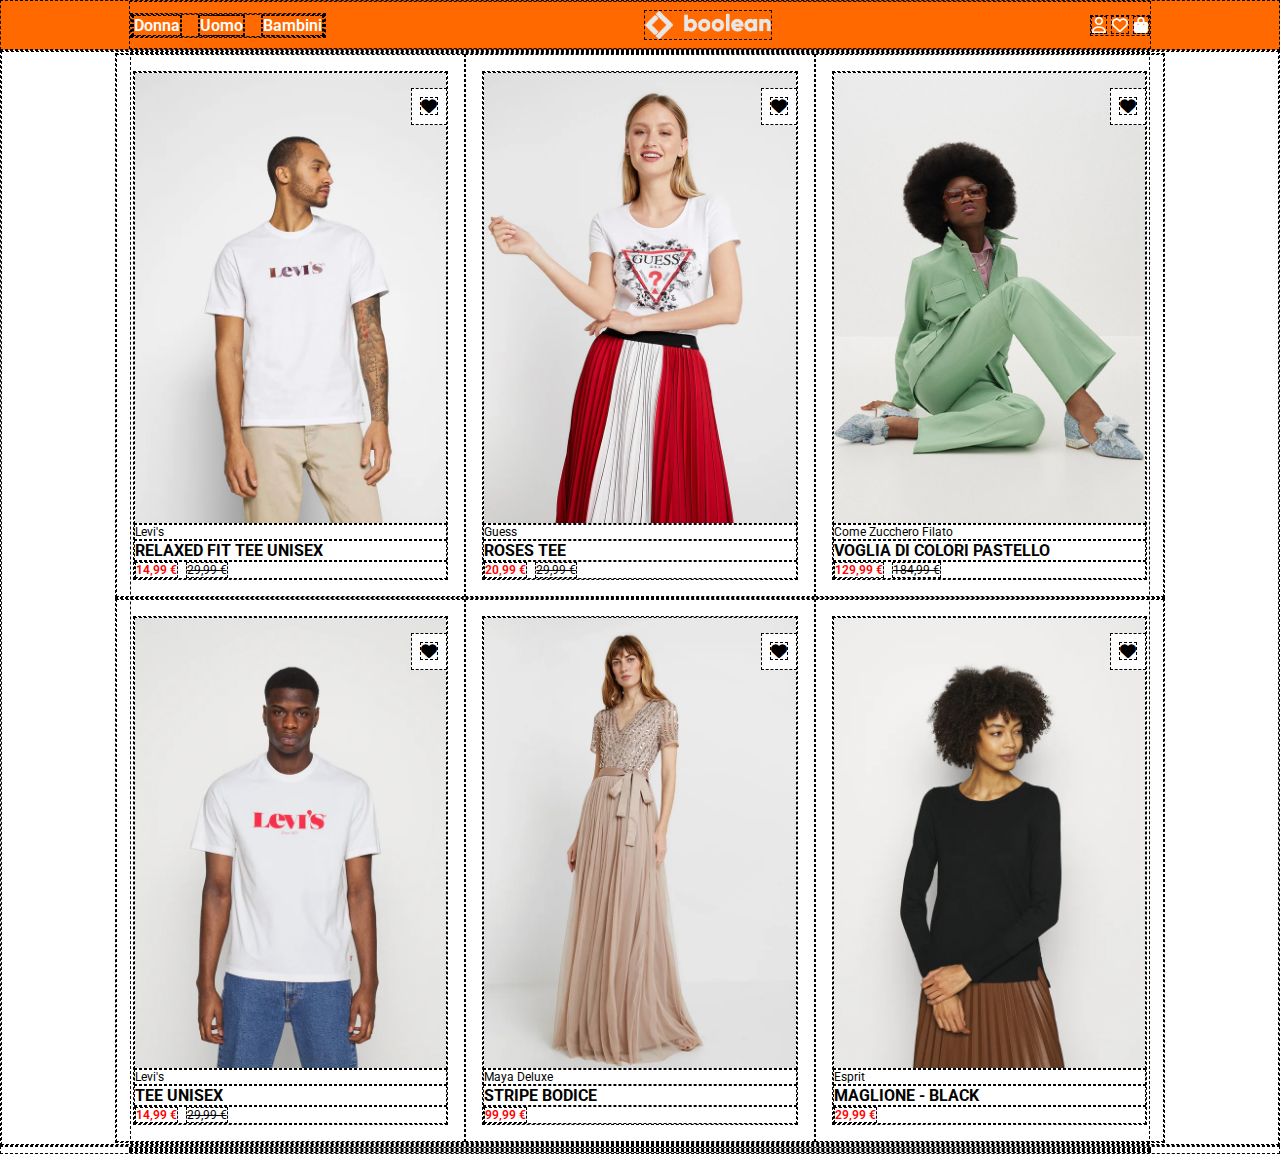
<file: index.html>
<!DOCTYPE html>
<html lang="en">
  <head>
    <meta charset="UTF-8" />
    <meta name="viewport" content="width=device-width, initial-scale=1.0" />
    <link rel="stylesheet" href="style.css" />
    <link
      rel="stylesheet"
      href="https://cdnjs.cloudflare.com/ajax/libs/font-awesome/6.7.2/css/all.min.css"
      integrity="sha512-Evv84Mr4kqVGRNSgIGL/F/aIDqQb7xQ2vcrdIwxfjThSH8CSR7PBEakCr51Ck+w+/U6swU2Im1vVX0SVk9ABhg=="
      crossorigin="anonymous"
      referrerpolicy="no-referrer"
    />
    <link rel="preconnect" href="https://fonts.googleapis.com" />
    <link rel="preconnect" href="https://fonts.gstatic.com" crossorigin />
    <link
      href="https://fonts.googleapis.com/css2?family=Inter:ital,opsz,wght@0,14..32,100..900;1,14..32,100..900&family=Montserrat:ital,wght@0,100..900;1,100..900&family=Orbitron:wght@400..900&family=Roboto:ital,wght@0,100;0,300;0,400;0,500;0,700;0,900;1,100;1,300;1,400;1,500;1,700;1,900&family=Special+Gothic+Expanded+One&display=swap"
      rel="stylesheet"
    />
    <title>Boolando</title>
  </head>
  <body class="debug">
    <header>
      <div class="container">
        <nav class="menu">
          <ul>
            <li><a href="./">Donna</a></li>
            <li><a href="./">Uomo</a></li>
            <li><a href="./">Bambini</a></li>
          </ul>
        </nav>
        <img src="./img/boolean-logo.png" alt="Logo" class="logo" />
        <nav class="account">
          <i class="fa-regular fa-user"></i>
          <i class="fa-regular fa-heart"></i>
          <i class="fa-solid fa-bag-shopping"></i>
        </nav>
      </div>
    </header>

    <main>
      <section>
        <div class="container">
          <div class="row">
            <div class="col-4">
              <div class="card">
                <img src="./img/1.webp" alt="Item 1" />
                <div class="favorite">
                  <i class="fa-solid fa-heart"></i>
                </div>
                <p>Levi&apos;s</p>
                <h4>RELAXED FIT TEE UNISEX</h4>
                <div class="price">
                  <p>14,99 &euro;</p>
                  <p class="discount">29,99 &euro;</p>
                </div>
              </div>
            </div>
            <div class="col-4">
              <div class="card">
                <img src="./img/2.webp" alt="Item 2" />
                <div class="favorite">
                  <i class="fa-solid fa-heart"></i>
                </div>
                <p>Guess</p>
                <h4>ROSES TEE</h4>
                <div class="price">
                  <p>20,99 &euro;</p>
                  <p class="discount">29,99 &euro;</p>
                </div>
              </div>
            </div>
            <div class="col-4">
              <div class="card">
                <img src="./img/3.webp" alt="Item 3" />
                <div class="favorite">
                  <i class="fa-solid fa-heart"></i>
                </div>
                <p>Come Zucchero Filato</p>
                <h4>VOGLIA DI COLORI PASTELLO</h4>
                <div class="price">
                  <p>129,99 &euro;</p>
                  <p class="discount">184,99 &euro;</p>
                </div>
              </div>
            </div>
          </div>
          <div class="row">
            <div class="col-4">
              <div class="card">
                <img src="./img/4.webp" alt="Item 4" />
                <div class="favorite">
                  <i class="fa-solid fa-heart"></i>
                </div>
                <p>Levi&apos;s</p>
                <h4>TEE UNISEX</h4>
                <div class="price">
                  <p>14,99 &euro;</p>
                  <p class="discount">29,99 &euro;</p>
                </div>
              </div>
            </div>
            <div class="col-4">
              <div class="card">
                <img src="./img/5.webp" alt="Item 5" />
                <div class="favorite">
                  <i class="fa-solid fa-heart"></i>
                </div>
                <p>Maya Deluxe</p>
                <h4>STRIPE BODICE</h4>
                <div class="price">
                  <p>99,99 &euro;</p>
                </div>
              </div>
            </div>
            <div class="col-4">
              <div class="card">
                <img src="./img/6.webp" alt="Item 6" />
                <div class="favorite">
                  <i class="fa-solid fa-heart"></i>
                </div>
                <p>Esprit</p>
                <h4>MAGLIONE - BLACK</h4>
                <div class="price">
                  <p>29,99 &euro;</p>
                </div>
              </div>
            </div>
          </div>
        </div>
      </section>
    </main>

    <footer>
      <div class="container">
        <div class="info"></div>
        <div class="socials"></div>
      </div>
    </footer>
  </body>
</html>
</file>
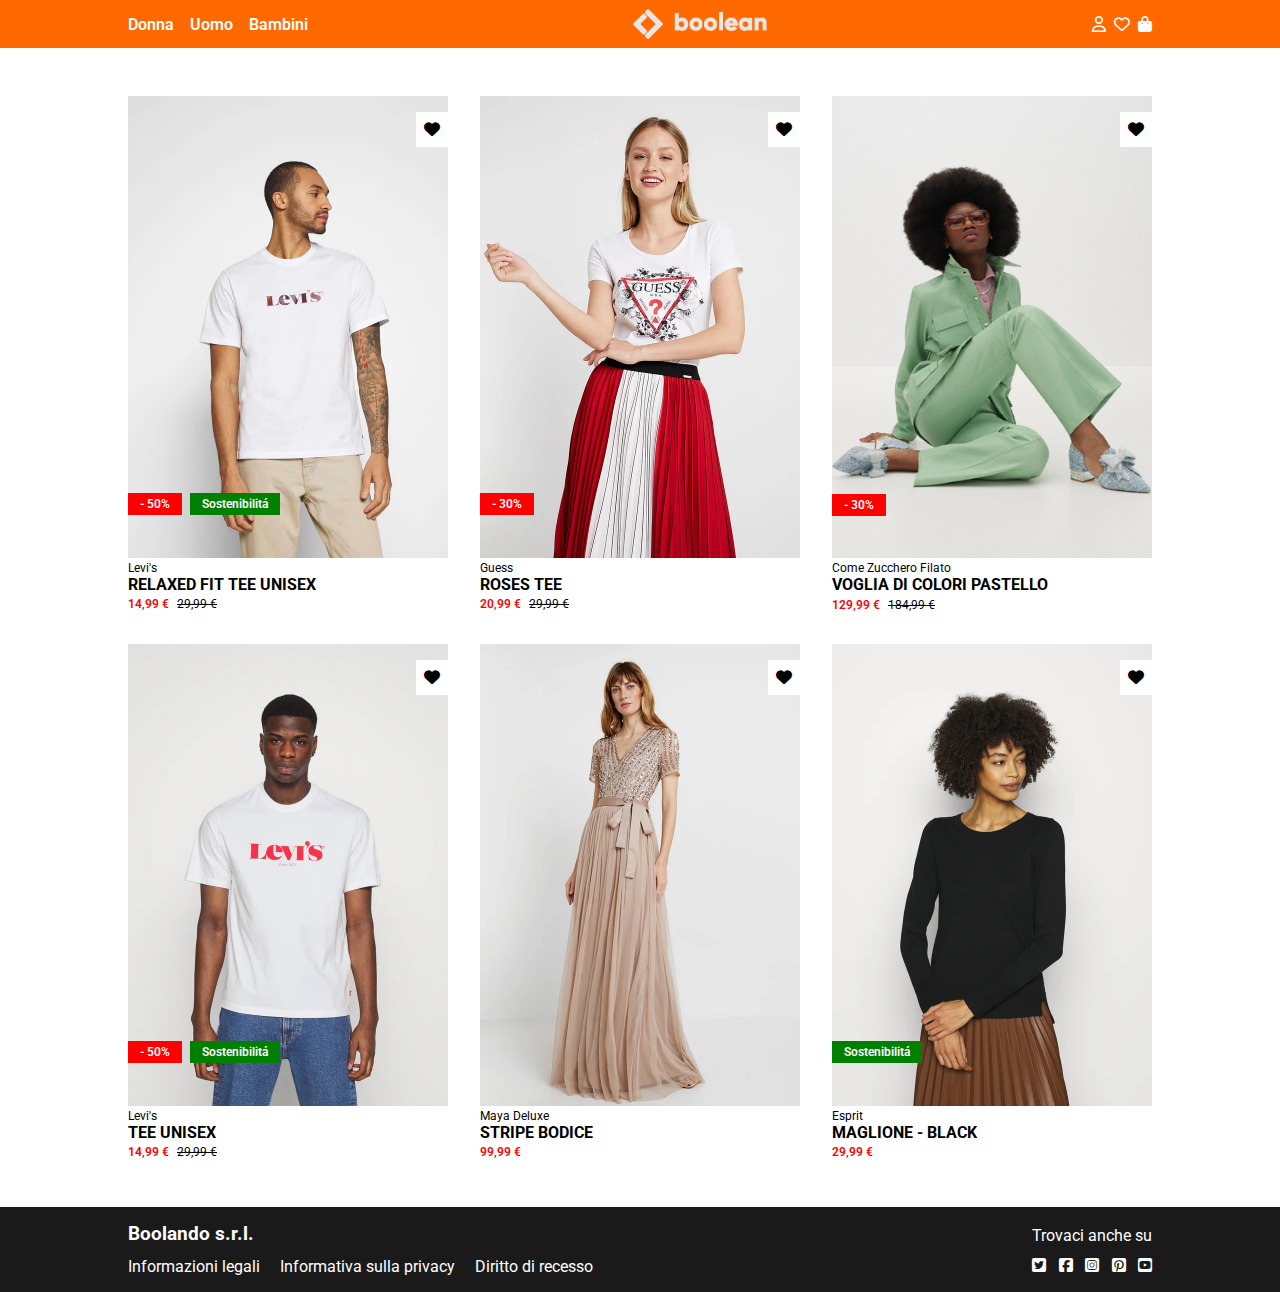
<file: bonus/index.html>
<!DOCTYPE html>
<html lang="en">
  <head>
    <meta charset="UTF-8" />
    <meta name="viewport" content="width=device-width, initial-scale=1.0" />
    <link rel="stylesheet" href="./style.css" />
    <link
      rel="stylesheet"
      href="https://cdnjs.cloudflare.com/ajax/libs/font-awesome/6.7.2/css/all.min.css"
      integrity="sha512-Evv84Mr4kqVGRNSgIGL/F/aIDqQb7xQ2vcrdIwxfjThSH8CSR7PBEakCr51Ck+w+/U6swU2Im1vVX0SVk9ABhg=="
      crossorigin="anonymous"
      referrerpolicy="no-referrer"
    />
    <link rel="preconnect" href="https://fonts.googleapis.com" />
    <link rel="preconnect" href="https://fonts.gstatic.com" crossorigin />
    <link
      href="https://fonts.googleapis.com/css2?family=Inter:ital,opsz,wght@0,14..32,100..900;1,14..32,100..900&family=Montserrat:ital,wght@0,100..900;1,100..900&family=Orbitron:wght@400..900&family=Roboto:ital,wght@0,100;0,300;0,400;0,500;0,700;0,900;1,100;1,300;1,400;1,500;1,700;1,900&family=Special+Gothic+Expanded+One&display=swap"
      rel="stylesheet"
    />
    <title>Boolando</title>
  </head>
  <body>
    <header>
      <div class="container">
        <nav class="menu">
          <ul>
            <li><a href="./">Donna</a></li>
            <li><a href="./">Uomo</a></li>
            <li><a href="./">Bambini</a></li>
          </ul>
        </nav>
        <a href="./index.html">
          <img src="../img/boolean-logo.png" alt="Logo" class="logo" />
        </a>
        <nav class="account">
          <i class="fa-regular fa-user"></i>
          <i class="fa-regular fa-heart"></i>
          <i class="fa-solid fa-bag-shopping"></i>
        </nav>
      </div>
    </header>

    <main>
      <section>
        <div class="container">
          <div class="row">
            <div class="col-4">
              <a href="./details/details1.html" class="card">
                <img src="../img/1.webp" alt="Item 1" />
                <img src="../img/1b.webp" alt="Item 1b" class="reveal" />
                <div class="favorite">
                  <i class="fa-solid fa-heart"></i>
                </div>
                <div class="banner">
                  <div class="discount">- 50&percnt;</div>
                  <div class="extra">Sostenibilitá</div>
                </div>
                <p>Levi&apos;s</p>
                <h4>RELAXED FIT TEE UNISEX</h4>
                <div class="price">
                  <p>14,99 &euro;</p>
                  <p class="discount">29,99 &euro;</p>
                </div>
              </a>
            </div>
            <div class="col-4">
              <a href="./details/details2.html" class="card">
                <img src="../img/2.webp" alt="Item 2" />
                <img src="../img/2b.webp" alt="Item 2b" class="reveal" />
                <div class="favorite">
                  <i class="fa-solid fa-heart"></i>
                </div>
                <div class="banner">
                  <div class="discount">- 30&percnt;</div>
                </div>
                <p>Guess</p>
                <h4>ROSES TEE</h4>
                <div class="price">
                  <p>20,99 &euro;</p>
                  <p class="discount">29,99 &euro;</p>
                </div>
              </a>
            </div>
            <div class="col-4">
              <a href="./details/details3.html" class="card">
                <img src="../img/3.webp" alt="Item 3" />
                <img src="../img/3b.webp" alt="Item 3b" class="reveal" />
                <div class="favorite">
                  <i class="fa-solid fa-heart"></i>
                </div>
                <div class="banner">
                  <div class="discount">- 30&percnt;</div>
                </div>
                <p>Come Zucchero Filato</p>
                <h4>VOGLIA DI COLORI PASTELLO</h4>
                <div class="price">
                  <p>129,99 &euro;</p>
                  <p class="discount">184,99 &euro;</p>
                </div>
              </a>
            </div>
          </div>
          <div class="row">
            <div class="col-4">
              <a href="./details/details4.html" class="card">
                <img src="../img/4.webp" alt="Item 4" />
                <img src="../img/4b.webp" alt="Item 4b" class="reveal" />
                <div class="favorite">
                  <i class="fa-solid fa-heart"></i>
                </div>
                <div class="banner">
                  <div class="discount">- 50&percnt;</div>
                  <div class="extra">Sostenibilitá</div>
                </div>
                <p>Levi&apos;s</p>
                <h4>TEE UNISEX</h4>
                <div class="price">
                  <p>14,99 &euro;</p>
                  <p class="discount">29,99 &euro;</p>
                </div>
              </a>
            </div>
            <div class="col-4">
              <a href="./details/details5.html" class="card">
                <img src="../img/5.webp" alt="Item 5" />
                <img src="../img/5b.webp" alt="Item 5b" class="reveal" />
                <div class="favorite">
                  <i class="fa-solid fa-heart"></i>
                </div>
                <p>Maya Deluxe</p>
                <h4>STRIPE BODICE</h4>
                <div class="price">
                  <p>99,99 &euro;</p>
                </div>
              </a>
            </div>
            <div class="col-4">
              <a href="./details/details6.html" class="card">
                <img src="../img/6.webp" alt="Item 6" />
                <img src="../img/6b.webp" alt="Item 6b" class="reveal" />
                <div class="favorite">
                  <i class="fa-solid fa-heart"></i>
                </div>
                <div class="banner">
                  <div class="extra">Sostenibilitá</div>
                </div>
                <p>Esprit</p>
                <h4>MAGLIONE - BLACK</h4>
                <div class="price">
                  <p>29,99 &euro;</p>
                </div>
              </a>
            </div>
          </div>
        </div>
      </section>
    </main>

    <footer>
      <div class="container">
        <div class="info">
          <h3>Boolando s.r.l.</h3>
          <a href="./">Informazioni legali</a>
          <a href="./">Informativa sulla privacy</a>
          <a href="./">Diritto di recesso</a>
        </div>
        <div class="socials">
          <p>Trovaci anche su</p>
          <div class="container">
            <i class="fa-brands fa-square-twitter"></i>
            <i class="fa-brands fa-square-facebook"></i>
            <i class="fa-brands fa-square-instagram"></i>
            <i class="fa-brands fa-square-pinterest"></i>
            <i class="fa-brands fa-square-youtube"></i>
          </div>
        </div>
      </div>
    </footer>
  </body>
</html>
</file>
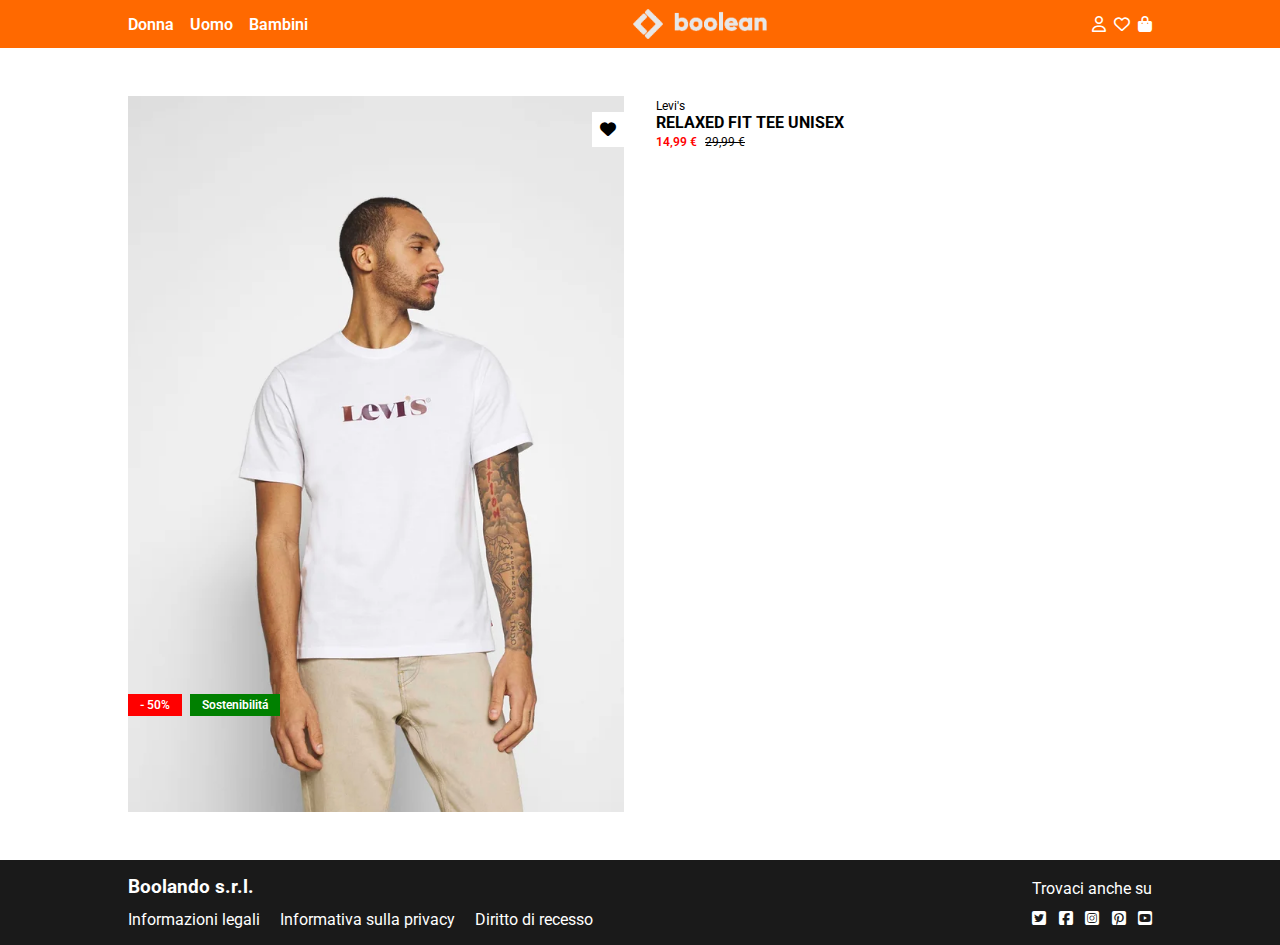
<file: bonus/details/details1.html>
<!DOCTYPE html>
<html lang="en">
  <head>
    <meta charset="UTF-8" />
    <meta name="viewport" content="width=device-width, initial-scale=1.0" />
    <link rel="stylesheet" href="../style.css" />
    <link
      rel="stylesheet"
      href="https://cdnjs.cloudflare.com/ajax/libs/font-awesome/6.7.2/css/all.min.css"
      integrity="sha512-Evv84Mr4kqVGRNSgIGL/F/aIDqQb7xQ2vcrdIwxfjThSH8CSR7PBEakCr51Ck+w+/U6swU2Im1vVX0SVk9ABhg=="
      crossorigin="anonymous"
      referrerpolicy="no-referrer"
    />
    <link rel="preconnect" href="https://fonts.googleapis.com" />
    <link rel="preconnect" href="https://fonts.gstatic.com" crossorigin />
    <link
      href="https://fonts.googleapis.com/css2?family=Inter:ital,opsz,wght@0,14..32,100..900;1,14..32,100..900&family=Montserrat:ital,wght@0,100..900;1,100..900&family=Orbitron:wght@400..900&family=Roboto:ital,wght@0,100;0,300;0,400;0,500;0,700;0,900;1,100;1,300;1,400;1,500;1,700;1,900&family=Special+Gothic+Expanded+One&display=swap"
      rel="stylesheet"
    />
    <title>Boolando</title>
  </head>
  <body>
    <header>
      <div class="container">
        <nav class="menu">
          <ul>
            <li><a href="./">Donna</a></li>
            <li><a href="./">Uomo</a></li>
            <li><a href="./">Bambini</a></li>
          </ul>
        </nav>
        <a href="../index.html">
          <img src="../../img/boolean-logo.png" alt="Logo" class="logo" />
        </a>
        <nav class="account">
          <i class="fa-regular fa-user"></i>
          <i class="fa-regular fa-heart"></i>
          <i class="fa-solid fa-bag-shopping"></i>
        </nav>
      </div>
    </header>

    <main>
      <section>
        <div class="container">
          <div class="row">
            <div class="col-6">
              <div class="card">
                <img src="../../img/1.webp" alt="Item 1" />
                <img src="../../img/1b.webp" alt="Item 1b" class="reveal" />
                <div class="favorite">
                  <i class="fa-solid fa-heart"></i>
                </div>
                <div class="banner">
                  <div class="discount">- 50&percnt;</div>
                  <div class="extra">Sostenibilitá</div>
                </div>
              </div>
            </div>
            <div class="col-6">
              <div class="card">
                <p>Levi&apos;s</p>
                <h4>RELAXED FIT TEE UNISEX</h4>
                <div class="price">
                  <p>14,99 &euro;</p>
                  <p class="discount">29,99 &euro;</p>
                </div>
              </div>
            </div>
          </div>
        </div>
      </section>
    </main>

    <footer>
      <div class="container">
        <div class="info">
          <h3>Boolando s.r.l.</h3>
          <a href="./">Informazioni legali</a>
          <a href="./">Informativa sulla privacy</a>
          <a href="./">Diritto di recesso</a>
        </div>
        <div class="socials">
          <p>Trovaci anche su</p>
          <div class="container">
            <i class="fa-brands fa-square-twitter"></i>
            <i class="fa-brands fa-square-facebook"></i>
            <i class="fa-brands fa-square-instagram"></i>
            <i class="fa-brands fa-square-pinterest"></i>
            <i class="fa-brands fa-square-youtube"></i>
          </div>
        </div>
      </div>
    </footer>
  </body>
</html>
</file>
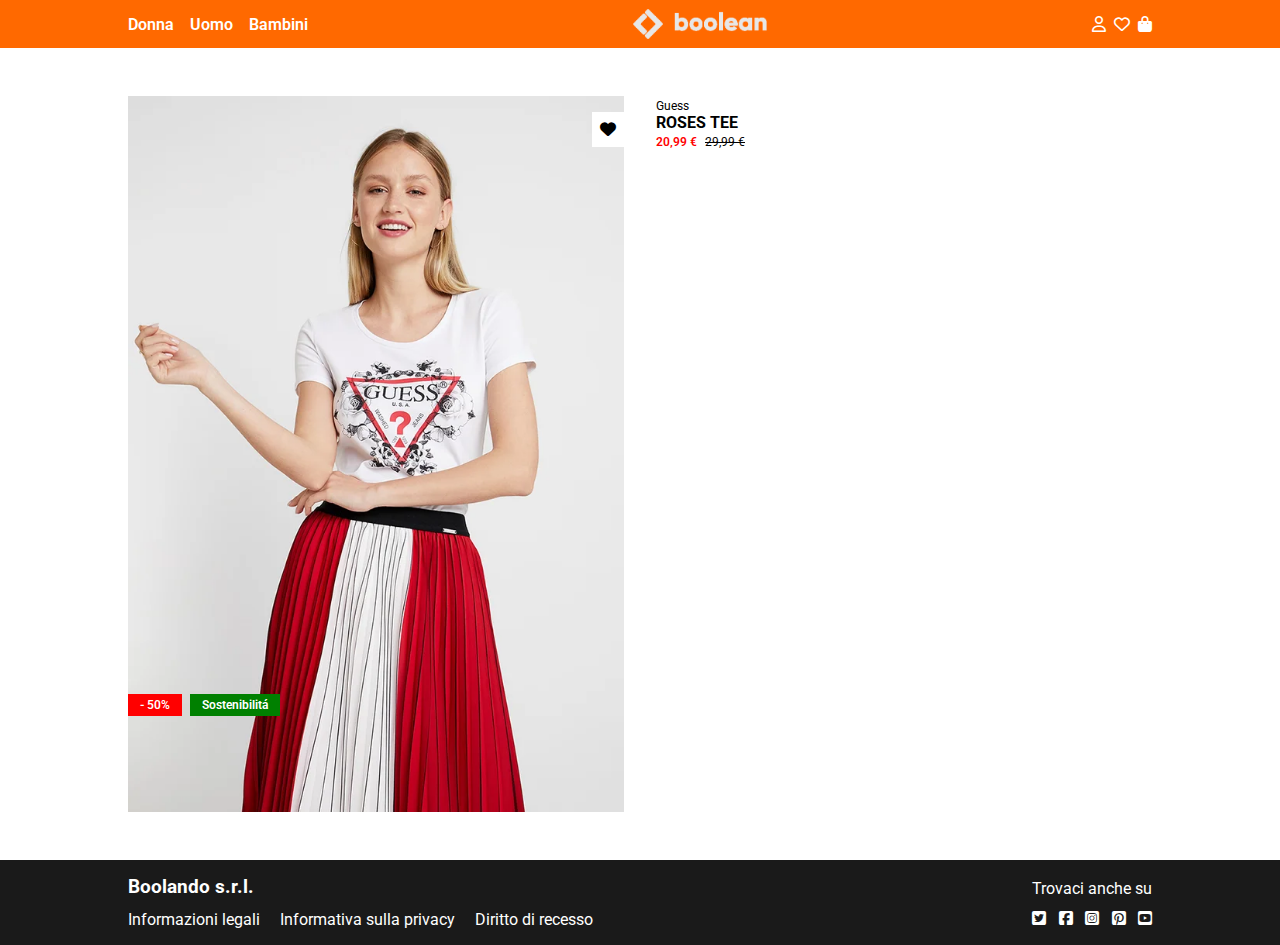
<file: bonus/details/details2.html>
<!DOCTYPE html>
<html lang="en">
  <head>
    <meta charset="UTF-8" />
    <meta name="viewport" content="width=device-width, initial-scale=1.0" />
    <link rel="stylesheet" href="../style.css" />
    <link
      rel="stylesheet"
      href="https://cdnjs.cloudflare.com/ajax/libs/font-awesome/6.7.2/css/all.min.css"
      integrity="sha512-Evv84Mr4kqVGRNSgIGL/F/aIDqQb7xQ2vcrdIwxfjThSH8CSR7PBEakCr51Ck+w+/U6swU2Im1vVX0SVk9ABhg=="
      crossorigin="anonymous"
      referrerpolicy="no-referrer"
    />
    <link rel="preconnect" href="https://fonts.googleapis.com" />
    <link rel="preconnect" href="https://fonts.gstatic.com" crossorigin />
    <link
      href="https://fonts.googleapis.com/css2?family=Inter:ital,opsz,wght@0,14..32,100..900;1,14..32,100..900&family=Montserrat:ital,wght@0,100..900;1,100..900&family=Orbitron:wght@400..900&family=Roboto:ital,wght@0,100;0,300;0,400;0,500;0,700;0,900;1,100;1,300;1,400;1,500;1,700;1,900&family=Special+Gothic+Expanded+One&display=swap"
      rel="stylesheet"
    />
    <title>Boolando</title>
  </head>
  <body>
    <header>
      <div class="container">
        <nav class="menu">
          <ul>
            <li><a href="./">Donna</a></li>
            <li><a href="./">Uomo</a></li>
            <li><a href="./">Bambini</a></li>
          </ul>
        </nav>
        <a href="../index.html">
          <img src="../../img/boolean-logo.png" alt="Logo" class="logo" />
        </a>
        <nav class="account">
          <i class="fa-regular fa-user"></i>
          <i class="fa-regular fa-heart"></i>
          <i class="fa-solid fa-bag-shopping"></i>
        </nav>
      </div>
    </header>

    <main>
      <section>
        <div class="container">
          <div class="row">
            <div class="col-6">
              <div class="card">
                <img src="../../img/2.webp" alt="Item 2" />
                <img src="../../img/2b.webp" alt="Item 2b" class="reveal" />
                <div class="favorite">
                  <i class="fa-solid fa-heart"></i>
                </div>
                <div class="banner">
                  <div class="discount">- 50&percnt;</div>
                  <div class="extra">Sostenibilitá</div>
                </div>
              </div>
            </div>
            <div class="col-6">
              <div class="card">
                <p>Guess</p>
                <h4>ROSES TEE</h4>
                <div class="price">
                  <p>20,99 &euro;</p>
                  <p class="discount">29,99 &euro;</p>
                </div>
              </div>
            </div>
          </div>
        </div>
      </section>
    </main>

    <footer>
      <div class="container">
        <div class="info">
          <h3>Boolando s.r.l.</h3>
          <a href="./">Informazioni legali</a>
          <a href="./">Informativa sulla privacy</a>
          <a href="./">Diritto di recesso</a>
        </div>
        <div class="socials">
          <p>Trovaci anche su</p>
          <div class="container">
            <i class="fa-brands fa-square-twitter"></i>
            <i class="fa-brands fa-square-facebook"></i>
            <i class="fa-brands fa-square-instagram"></i>
            <i class="fa-brands fa-square-pinterest"></i>
            <i class="fa-brands fa-square-youtube"></i>
          </div>
        </div>
      </div>
    </footer>
  </body>
</html>
</file>
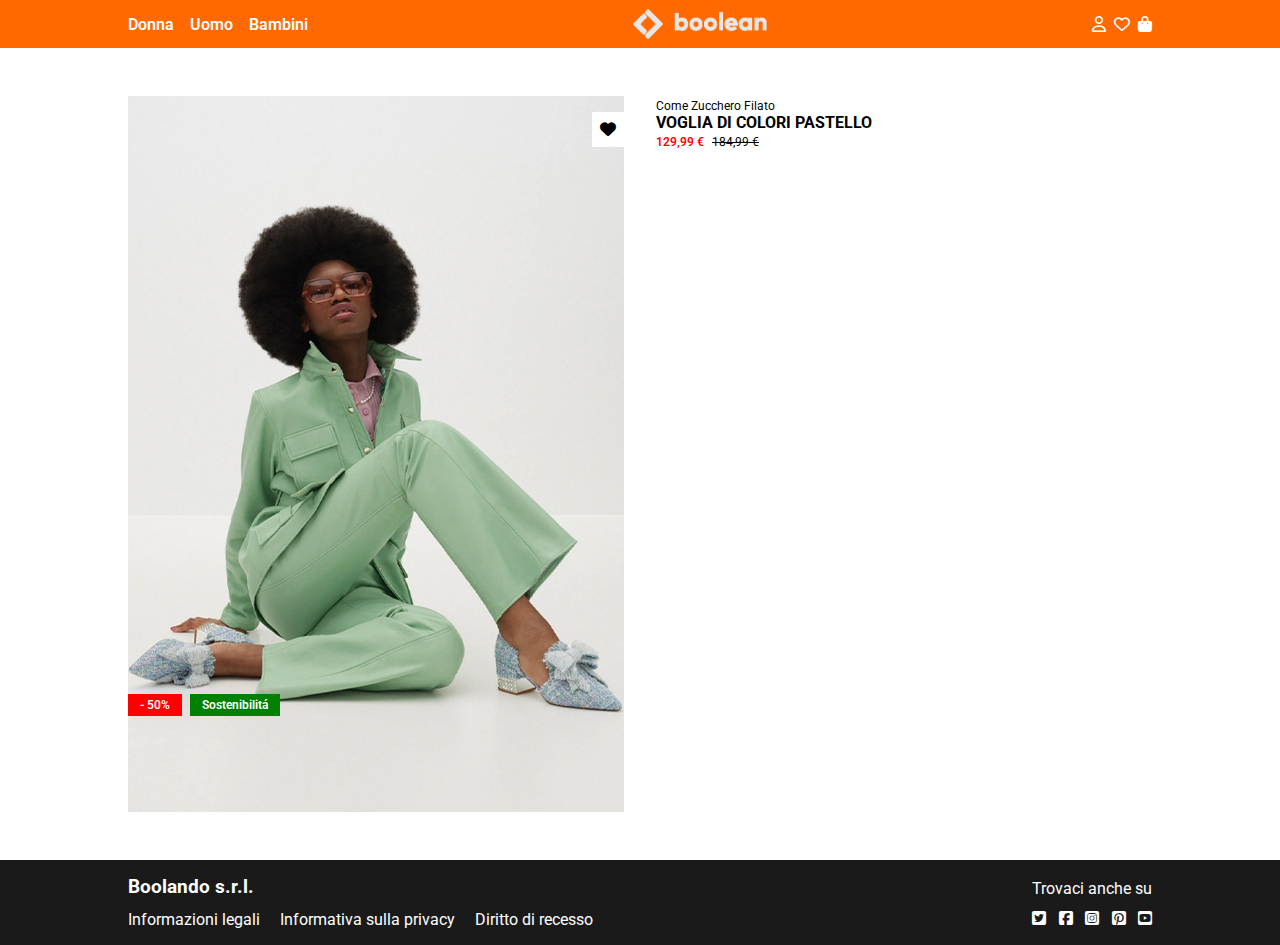
<file: bonus/details/details3.html>
<!DOCTYPE html>
<html lang="en">
  <head>
    <meta charset="UTF-8" />
    <meta name="viewport" content="width=device-width, initial-scale=1.0" />
    <link rel="stylesheet" href="../style.css" />
    <link
      rel="stylesheet"
      href="https://cdnjs.cloudflare.com/ajax/libs/font-awesome/6.7.2/css/all.min.css"
      integrity="sha512-Evv84Mr4kqVGRNSgIGL/F/aIDqQb7xQ2vcrdIwxfjThSH8CSR7PBEakCr51Ck+w+/U6swU2Im1vVX0SVk9ABhg=="
      crossorigin="anonymous"
      referrerpolicy="no-referrer"
    />
    <link rel="preconnect" href="https://fonts.googleapis.com" />
    <link rel="preconnect" href="https://fonts.gstatic.com" crossorigin />
    <link
      href="https://fonts.googleapis.com/css2?family=Inter:ital,opsz,wght@0,14..32,100..900;1,14..32,100..900&family=Montserrat:ital,wght@0,100..900;1,100..900&family=Orbitron:wght@400..900&family=Roboto:ital,wght@0,100;0,300;0,400;0,500;0,700;0,900;1,100;1,300;1,400;1,500;1,700;1,900&family=Special+Gothic+Expanded+One&display=swap"
      rel="stylesheet"
    />
    <title>Boolando</title>
  </head>
  <body>
    <header>
      <div class="container">
        <nav class="menu">
          <ul>
            <li><a href="./">Donna</a></li>
            <li><a href="./">Uomo</a></li>
            <li><a href="./">Bambini</a></li>
          </ul>
        </nav>
        <a href="../index.html">
          <img src="../../img/boolean-logo.png" alt="Logo" class="logo" />
        </a>
        <nav class="account">
          <i class="fa-regular fa-user"></i>
          <i class="fa-regular fa-heart"></i>
          <i class="fa-solid fa-bag-shopping"></i>
        </nav>
      </div>
    </header>

    <main>
      <section>
        <div class="container">
          <div class="row">
            <div class="col-6">
              <div class="card">
                <img src="../../img/3.webp" alt="Item 3" />
                <img src="../../img/3b.webp" alt="Item 3b" class="reveal" />
                <div class="favorite">
                  <i class="fa-solid fa-heart"></i>
                </div>
                <div class="banner">
                  <div class="discount">- 50&percnt;</div>
                  <div class="extra">Sostenibilitá</div>
                </div>
              </div>
            </div>
            <div class="col-6">
              <div class="card">
                <p>Come Zucchero Filato</p>
                <h4>VOGLIA DI COLORI PASTELLO</h4>
                <div class="price">
                  <p>129,99 &euro;</p>
                  <p class="discount">184,99 &euro;</p>
                </div>
              </div>
            </div>
          </div>
        </div>
      </section>
    </main>

    <footer>
      <div class="container">
        <div class="info">
          <h3>Boolando s.r.l.</h3>
          <a href="./">Informazioni legali</a>
          <a href="./">Informativa sulla privacy</a>
          <a href="./">Diritto di recesso</a>
        </div>
        <div class="socials">
          <p>Trovaci anche su</p>
          <div class="container">
            <i class="fa-brands fa-square-twitter"></i>
            <i class="fa-brands fa-square-facebook"></i>
            <i class="fa-brands fa-square-instagram"></i>
            <i class="fa-brands fa-square-pinterest"></i>
            <i class="fa-brands fa-square-youtube"></i>
          </div>
        </div>
      </div>
    </footer>
  </body>
</html>
</file>
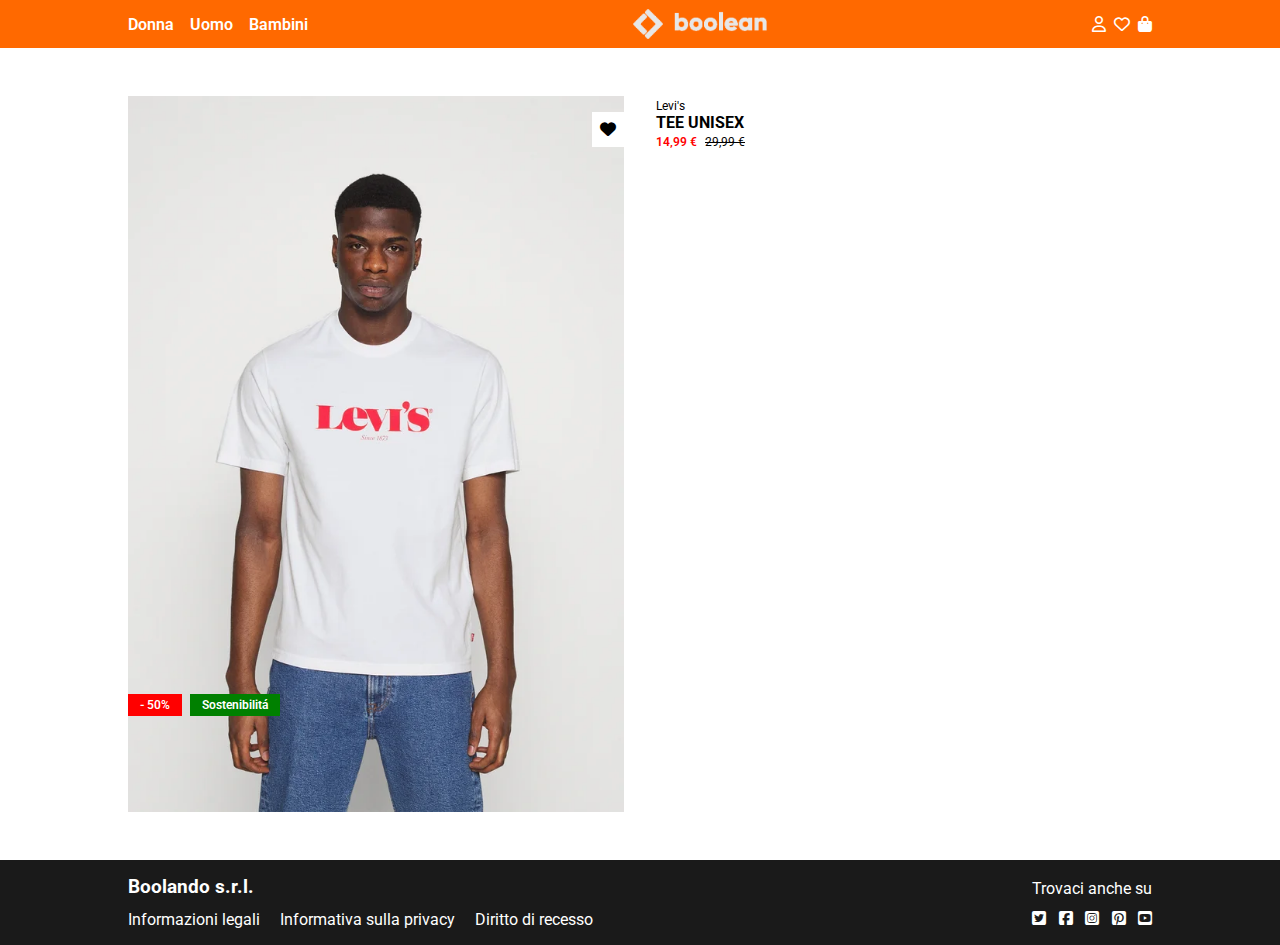
<file: bonus/details/details4.html>
<!DOCTYPE html>
<html lang="en">
  <head>
    <meta charset="UTF-8" />
    <meta name="viewport" content="width=device-width, initial-scale=1.0" />
    <link rel="stylesheet" href="../style.css" />
    <link
      rel="stylesheet"
      href="https://cdnjs.cloudflare.com/ajax/libs/font-awesome/6.7.2/css/all.min.css"
      integrity="sha512-Evv84Mr4kqVGRNSgIGL/F/aIDqQb7xQ2vcrdIwxfjThSH8CSR7PBEakCr51Ck+w+/U6swU2Im1vVX0SVk9ABhg=="
      crossorigin="anonymous"
      referrerpolicy="no-referrer"
    />
    <link rel="preconnect" href="https://fonts.googleapis.com" />
    <link rel="preconnect" href="https://fonts.gstatic.com" crossorigin />
    <link
      href="https://fonts.googleapis.com/css2?family=Inter:ital,opsz,wght@0,14..32,100..900;1,14..32,100..900&family=Montserrat:ital,wght@0,100..900;1,100..900&family=Orbitron:wght@400..900&family=Roboto:ital,wght@0,100;0,300;0,400;0,500;0,700;0,900;1,100;1,300;1,400;1,500;1,700;1,900&family=Special+Gothic+Expanded+One&display=swap"
      rel="stylesheet"
    />
    <title>Boolando</title>
  </head>
  <body>
    <header>
      <div class="container">
        <nav class="menu">
          <ul>
            <li><a href="./">Donna</a></li>
            <li><a href="./">Uomo</a></li>
            <li><a href="./">Bambini</a></li>
          </ul>
        </nav>
        <a href="../index.html">
          <img src="../../img/boolean-logo.png" alt="Logo" class="logo" />
        </a>
        <nav class="account">
          <i class="fa-regular fa-user"></i>
          <i class="fa-regular fa-heart"></i>
          <i class="fa-solid fa-bag-shopping"></i>
        </nav>
      </div>
    </header>

    <main>
      <section>
        <div class="container">
          <div class="row">
            <div class="col-6">
              <div class="card">
                <img src="../../img/4.webp" alt="Item 4" />
                <img src="../../img/4b.webp" alt="Item 4b" class="reveal" />
                <div class="favorite">
                  <i class="fa-solid fa-heart"></i>
                </div>
                <div class="banner">
                  <div class="discount">- 50&percnt;</div>
                  <div class="extra">Sostenibilitá</div>
                </div>
              </div>
            </div>
            <div class="col-6">
              <div class="card">
                <p>Levi&apos;s</p>
                <h4>TEE UNISEX</h4>
                <div class="price">
                  <p>14,99 &euro;</p>
                  <p class="discount">29,99 &euro;</p>
                </div>
              </div>
            </div>
          </div>
        </div>
      </section>
    </main>

    <footer>
      <div class="container">
        <div class="info">
          <h3>Boolando s.r.l.</h3>
          <a href="./">Informazioni legali</a>
          <a href="./">Informativa sulla privacy</a>
          <a href="./">Diritto di recesso</a>
        </div>
        <div class="socials">
          <p>Trovaci anche su</p>
          <div class="container">
            <i class="fa-brands fa-square-twitter"></i>
            <i class="fa-brands fa-square-facebook"></i>
            <i class="fa-brands fa-square-instagram"></i>
            <i class="fa-brands fa-square-pinterest"></i>
            <i class="fa-brands fa-square-youtube"></i>
          </div>
        </div>
      </div>
    </footer>
  </body>
</html>
</file>
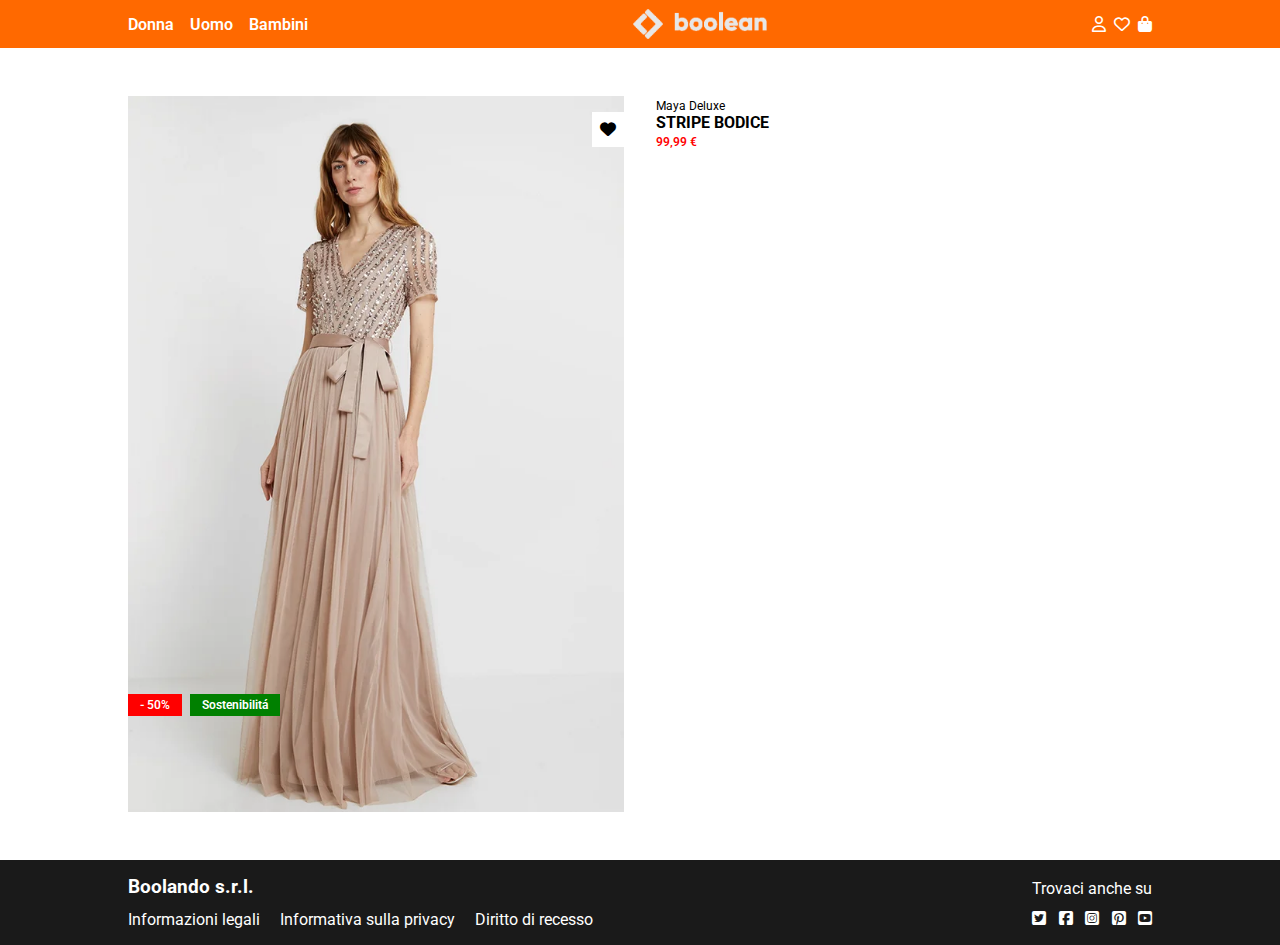
<file: bonus/details/details5.html>
<!DOCTYPE html>
<html lang="en">
  <head>
    <meta charset="UTF-8" />
    <meta name="viewport" content="width=device-width, initial-scale=1.0" />
    <link rel="stylesheet" href="../style.css" />
    <link
      rel="stylesheet"
      href="https://cdnjs.cloudflare.com/ajax/libs/font-awesome/6.7.2/css/all.min.css"
      integrity="sha512-Evv84Mr4kqVGRNSgIGL/F/aIDqQb7xQ2vcrdIwxfjThSH8CSR7PBEakCr51Ck+w+/U6swU2Im1vVX0SVk9ABhg=="
      crossorigin="anonymous"
      referrerpolicy="no-referrer"
    />
    <link rel="preconnect" href="https://fonts.googleapis.com" />
    <link rel="preconnect" href="https://fonts.gstatic.com" crossorigin />
    <link
      href="https://fonts.googleapis.com/css2?family=Inter:ital,opsz,wght@0,14..32,100..900;1,14..32,100..900&family=Montserrat:ital,wght@0,100..900;1,100..900&family=Orbitron:wght@400..900&family=Roboto:ital,wght@0,100;0,300;0,400;0,500;0,700;0,900;1,100;1,300;1,400;1,500;1,700;1,900&family=Special+Gothic+Expanded+One&display=swap"
      rel="stylesheet"
    />
    <title>Boolando</title>
  </head>
  <body>
    <header>
      <div class="container">
        <nav class="menu">
          <ul>
            <li><a href="./">Donna</a></li>
            <li><a href="./">Uomo</a></li>
            <li><a href="./">Bambini</a></li>
          </ul>
        </nav>
        <a href="../index.html">
          <img src="../../img/boolean-logo.png" alt="Logo" class="logo" />
        </a>
        <nav class="account">
          <i class="fa-regular fa-user"></i>
          <i class="fa-regular fa-heart"></i>
          <i class="fa-solid fa-bag-shopping"></i>
        </nav>
      </div>
    </header>

    <main>
      <section>
        <div class="container">
          <div class="row">
            <div class="col-6">
              <div class="card">
                <img src="../../img/5.webp" alt="Item 5" />
                <img src="../../img/5b.webp" alt="Item 5b" class="reveal" />
                <div class="favorite">
                  <i class="fa-solid fa-heart"></i>
                </div>
                <div class="banner">
                  <div class="discount">- 50&percnt;</div>
                  <div class="extra">Sostenibilitá</div>
                </div>
              </div>
            </div>
            <div class="col-6">
              <div class="card">
                <p>Maya Deluxe</p>
                <h4>STRIPE BODICE</h4>
                <div class="price">
                  <p>99,99 &euro;</p>
                </div>
              </div>
            </div>
          </div>
        </div>
      </section>
    </main>

    <footer>
      <div class="container">
        <div class="info">
          <h3>Boolando s.r.l.</h3>
          <a href="./">Informazioni legali</a>
          <a href="./">Informativa sulla privacy</a>
          <a href="./">Diritto di recesso</a>
        </div>
        <div class="socials">
          <p>Trovaci anche su</p>
          <div class="container">
            <i class="fa-brands fa-square-twitter"></i>
            <i class="fa-brands fa-square-facebook"></i>
            <i class="fa-brands fa-square-instagram"></i>
            <i class="fa-brands fa-square-pinterest"></i>
            <i class="fa-brands fa-square-youtube"></i>
          </div>
        </div>
      </div>
    </footer>
  </body>
</html>
</file>
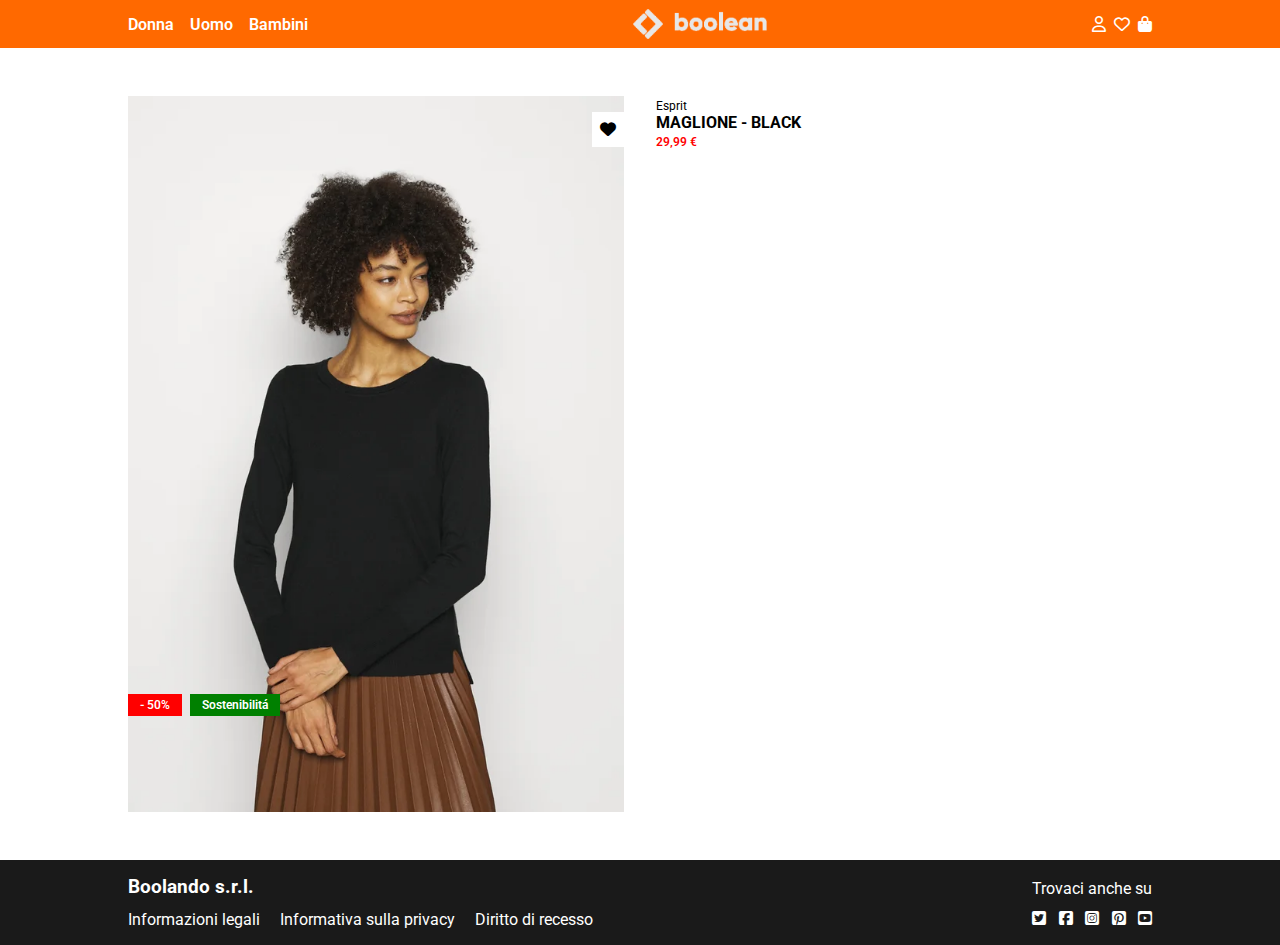
<file: bonus/details/details6.html>
<!DOCTYPE html>
<html lang="en">
  <head>
    <meta charset="UTF-8" />
    <meta name="viewport" content="width=device-width, initial-scale=1.0" />
    <link rel="stylesheet" href="../style.css" />
    <link
      rel="stylesheet"
      href="https://cdnjs.cloudflare.com/ajax/libs/font-awesome/6.7.2/css/all.min.css"
      integrity="sha512-Evv84Mr4kqVGRNSgIGL/F/aIDqQb7xQ2vcrdIwxfjThSH8CSR7PBEakCr51Ck+w+/U6swU2Im1vVX0SVk9ABhg=="
      crossorigin="anonymous"
      referrerpolicy="no-referrer"
    />
    <link rel="preconnect" href="https://fonts.googleapis.com" />
    <link rel="preconnect" href="https://fonts.gstatic.com" crossorigin />
    <link
      href="https://fonts.googleapis.com/css2?family=Inter:ital,opsz,wght@0,14..32,100..900;1,14..32,100..900&family=Montserrat:ital,wght@0,100..900;1,100..900&family=Orbitron:wght@400..900&family=Roboto:ital,wght@0,100;0,300;0,400;0,500;0,700;0,900;1,100;1,300;1,400;1,500;1,700;1,900&family=Special+Gothic+Expanded+One&display=swap"
      rel="stylesheet"
    />
    <title>Boolando</title>
  </head>
  <body>
    <header>
      <div class="container">
        <nav class="menu">
          <ul>
            <li><a href="./">Donna</a></li>
            <li><a href="./">Uomo</a></li>
            <li><a href="./">Bambini</a></li>
          </ul>
        </nav>
        <a href="../index.html">
          <img src="../../img/boolean-logo.png" alt="Logo" class="logo" />
        </a>
        <nav class="account">
          <i class="fa-regular fa-user"></i>
          <i class="fa-regular fa-heart"></i>
          <i class="fa-solid fa-bag-shopping"></i>
        </nav>
      </div>
    </header>

    <main>
      <section>
        <div class="container">
          <div class="row">
            <div class="col-6">
              <div class="card">
                <img src="../../img/6.webp" alt="Item 6" />
                <img src="../../img/6b.webp" alt="Item 6b" class="reveal" />
                <div class="favorite">
                  <i class="fa-solid fa-heart"></i>
                </div>
                <div class="banner">
                  <div class="discount">- 50&percnt;</div>
                  <div class="extra">Sostenibilitá</div>
                </div>
              </div>
            </div>
            <div class="col-6">
              <div class="card">
                <p>Esprit</p>
                <h4>MAGLIONE - BLACK</h4>
                <div class="price">
                  <p>29,99 &euro;</p>
                </div>
              </div>
            </div>
          </div>
        </div>
      </section>
    </main>

    <footer>
      <div class="container">
        <div class="info">
          <h3>Boolando s.r.l.</h3>
          <a href="./">Informazioni legali</a>
          <a href="./">Informativa sulla privacy</a>
          <a href="./">Diritto di recesso</a>
        </div>
        <div class="socials">
          <p>Trovaci anche su</p>
          <div class="container">
            <i class="fa-brands fa-square-twitter"></i>
            <i class="fa-brands fa-square-facebook"></i>
            <i class="fa-brands fa-square-instagram"></i>
            <i class="fa-brands fa-square-pinterest"></i>
            <i class="fa-brands fa-square-youtube"></i>
          </div>
        </div>
      </div>
    </footer>
  </body>
</html>
</file>
<file: style.css>
/* #region debug */

.debug {
  * {
    border: 1px dashed black;
  }
}

/* #endregion debug */

/* #region common */

* {
  margin: 0;
  padding: 0;
  box-sizing: border-box;
  list-style: none;
}

:root {
  --dis-bg-header: rgb(255, 105, 0);
  --dis-bg-body: rgb(255, 255, 255);
  --dis-bg-footer: rgb(26, 26, 26);
}

img {
  max-width: 100%;
  vertical-align: middle;
}

a {
  text-decoration: none;
  color: white;
}

body {
  min-width: 1200px;
  background-color: var(--dis-bg-body);

  font-family: "Roboto", sans-serif;
  font-optical-sizing: auto;
  font-style: normal;
  font-variation-settings: "wdth" 100;
}

.container {
  max-width: 1200px;
  width: 80%;
  margin: 0 auto;
}

/* #endregion common */

/* #region header */

header {
  color: white;
  background-color: var(--dis-bg-header);

  img {
    max-height: 30px;
  }

  ul {
    font-weight: 600;
    display: flex;
    gap: 1rem;
  }

  .container {
    display: flex;
    justify-content: space-between;
    align-items: center;
    height: 3rem;
  }
}

/* #endregion header */

/* #region main */

main {
  .row {
    display: flex;
    flex-wrap: wrap;
    margin: 0 -1rem;
  }

  .col-4 {
    width: calc(100% / 12 * 4);
    padding: 1rem;
  }

  .card {
    position: relative;

    .favorite {
      padding: 0.5rem;
      color: black;
      background-color: white;
      position: absolute;
      top: 1rem;
      right: 0;
    }

    p {
      font-size: 0.75rem;
    }

    .price {
      display: flex;
      align-items: flex-start;
      gap: 0.5rem;

      p {
        color: red;
        font-weight: 600;
      }

      .discount {
        color: black;
        font-weight: 400;
        text-decoration: line-through;
      }
    }

    .banner {
      display: flex;
      align-items: flex-start;
      gap: 0.5rem;
      position: absolute;
      bottom: 6rem;
      width: 100%;
      font-size: 0.75rem;
      font-weight: 600;
      height: fit-content;
      color: white;

      .discount {
        background-color: red;
        padding: 0.25rem 0.75rem;
      }

      .extra {
        background-color: green;
        padding: 0.25rem 0.75rem;
      }
    }
  }
}

/* #endregion main */

/* #region footer */
/* #endregion footer */
</file>
<file: bonus/style.css>
/* #region debug */

.debug * {
  border: 1px dashed black;
}

/* #endregion debug */

/* #region common */

* {
  margin: 0;
  padding: 0;
  box-sizing: border-box;
  list-style: none;
}

:root {
  --dis-bg-header: rgb(255, 105, 0);
  --dis-bg-body: rgb(255, 255, 255);
  --dis-bg-footer: rgb(26, 26, 26);
}

img {
  max-width: 100%;
  vertical-align: middle;
}

a {
  text-decoration: none;
  color: inherit;
}

body {
  min-width: 1200px;
  background-color: var(--dis-bg-body);

  font-family: "Roboto", sans-serif;
  font-optical-sizing: auto;
  font-style: normal;
  font-variation-settings: "wdth" 100;
}

.container {
  max-width: 1200px;
  width: 80%;
  margin: 0 auto;
}

/* #endregion common */

/* #region header */

header {
  color: white;
  background-color: var(--dis-bg-header);

  a {
    color: white;
  }

  img {
    max-height: 30px;
  }

  ul {
    font-weight: 600;
    display: flex;
    gap: 1rem;
  }

  .account {
    display: flex;
    gap: 0.5rem;
  }

  .container {
    display: flex;
    justify-content: space-between;
    align-items: center;
    height: 3rem;
  }
}

/* #endregion header */

/* #region main */

main {
  section {
    margin: 2rem 0;
  }

  .row {
    display: flex;
    flex-wrap: wrap;
    margin: 0 -1rem;
  }

  .col-4 {
    width: calc(100% / 12 * 4);
    padding: 1rem;
  }

  .col-6 {
    width: calc(100% / 12 * 6);
    padding: 1rem;
  }

  .card {
    display: block;
    position: relative;

    img.reveal {
      display: none;
    }

    .favorite {
      padding: 0.5rem;
      color: black;
      background-color: white;
      position: absolute;
      top: 1rem;
      right: 0;
    }

    .favorite:hover {
      color: red;
    }

    p {
      margin-top: 0.2rem;
      font-size: 0.75rem;
    }

    .price {
      display: flex;
      align-items: flex-start;
      gap: 0.5rem;

      p {
        color: red;
        font-weight: 600;
      }

      .discount {
        color: black;
        font-weight: 400;
        text-decoration: line-through;
      }
    }

    .banner {
      display: flex;
      align-items: flex-start;
      gap: 0.5rem;
      position: absolute;
      bottom: 6rem;
      width: 100%;
      font-size: 0.75rem;
      font-weight: 600;
      height: fit-content;
      color: white;

      .discount {
        background-color: red;
        padding: 0.25rem 0.75rem;
      }

      .extra {
        background-color: green;
        padding: 0.25rem 0.75rem;
      }
    }
  }

  .card:hover {
    img.reveal {
      display: inline-block;
      position: absolute;
      left: 0;
    }
  }
}

/* #endregion main */

/* #region footer */

footer {
  color: white;
  background-color: var(--dis-bg-footer);

  a {
    margin-right: 1rem;
  }

  h3,
  .socials > p {
    margin-bottom: 0.75rem;
  }

  .container {
    padding: 1rem 0;
    display: flex;
    justify-content: space-between;
    align-items: center;
  }

  .socials > .container {
    padding: 0;
    margin: 0;
    width: 100%;
  }
}

/* #endregion footer */
</file>
